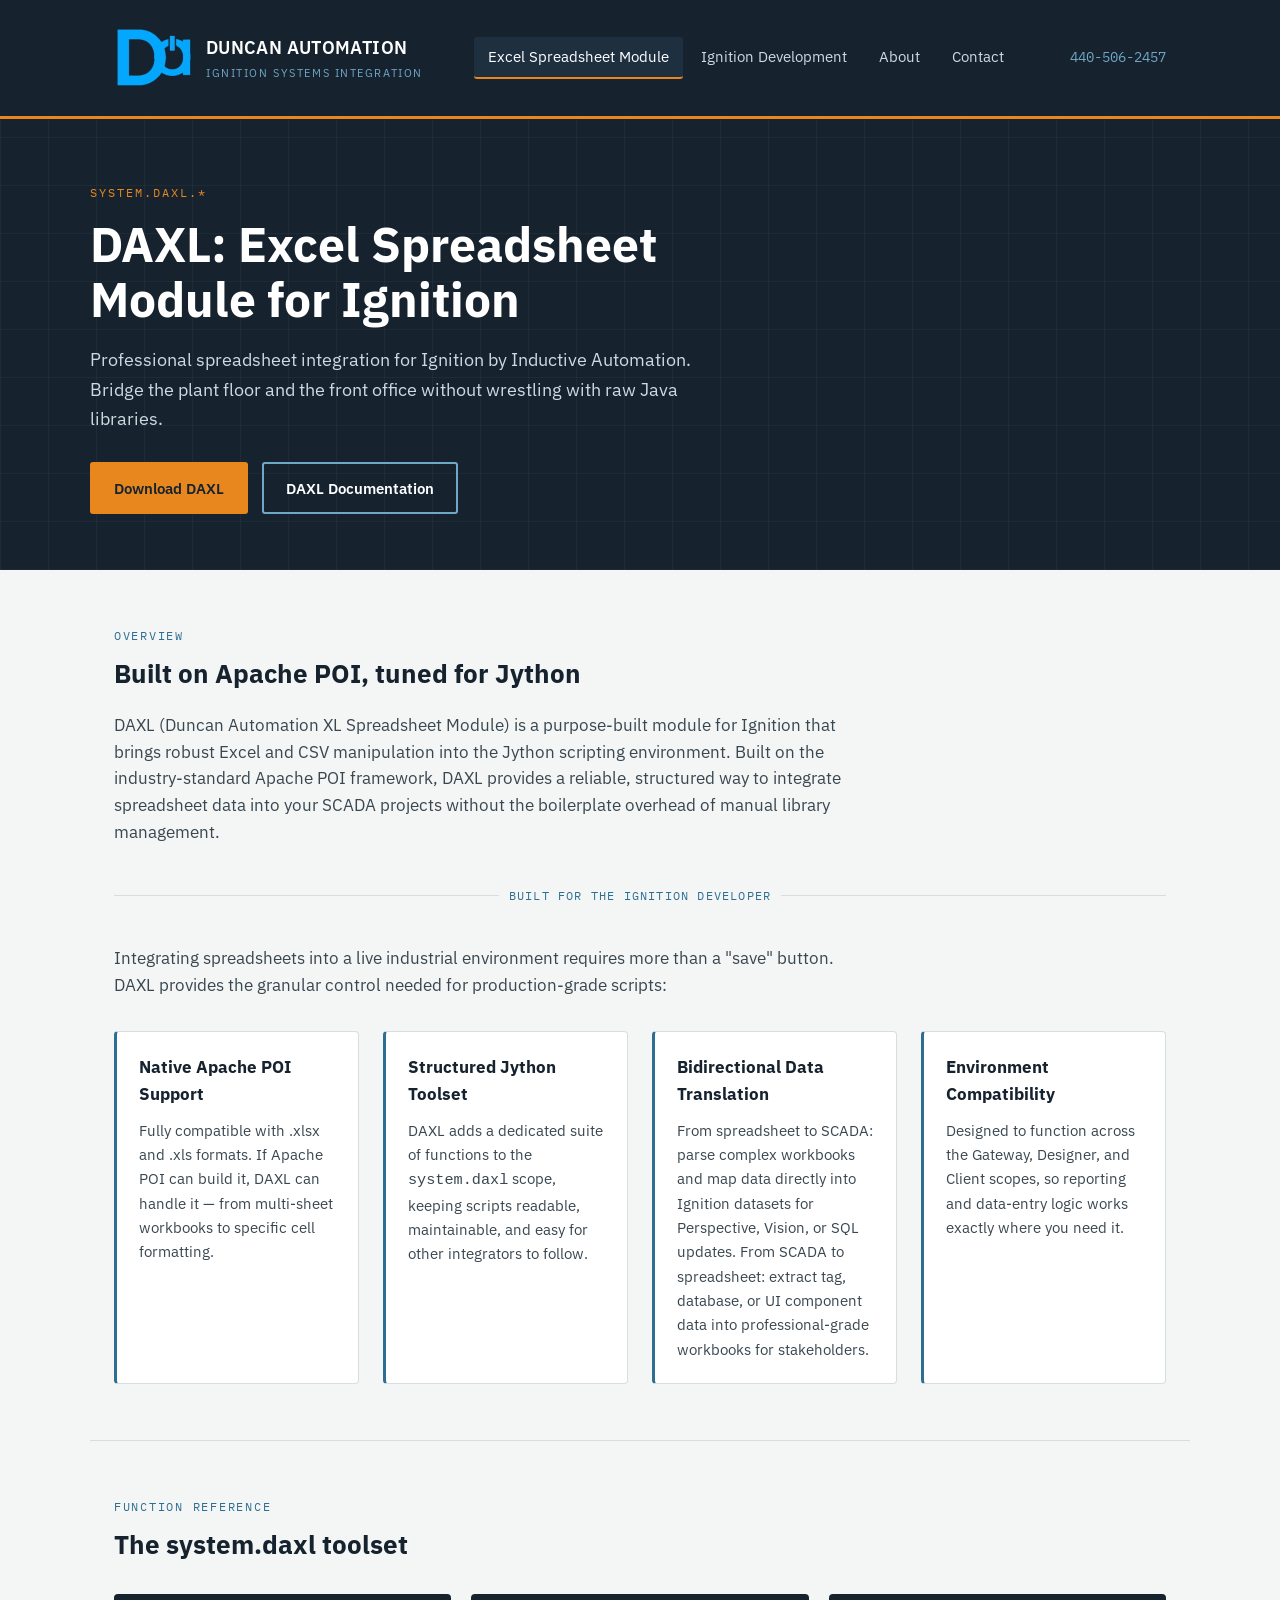
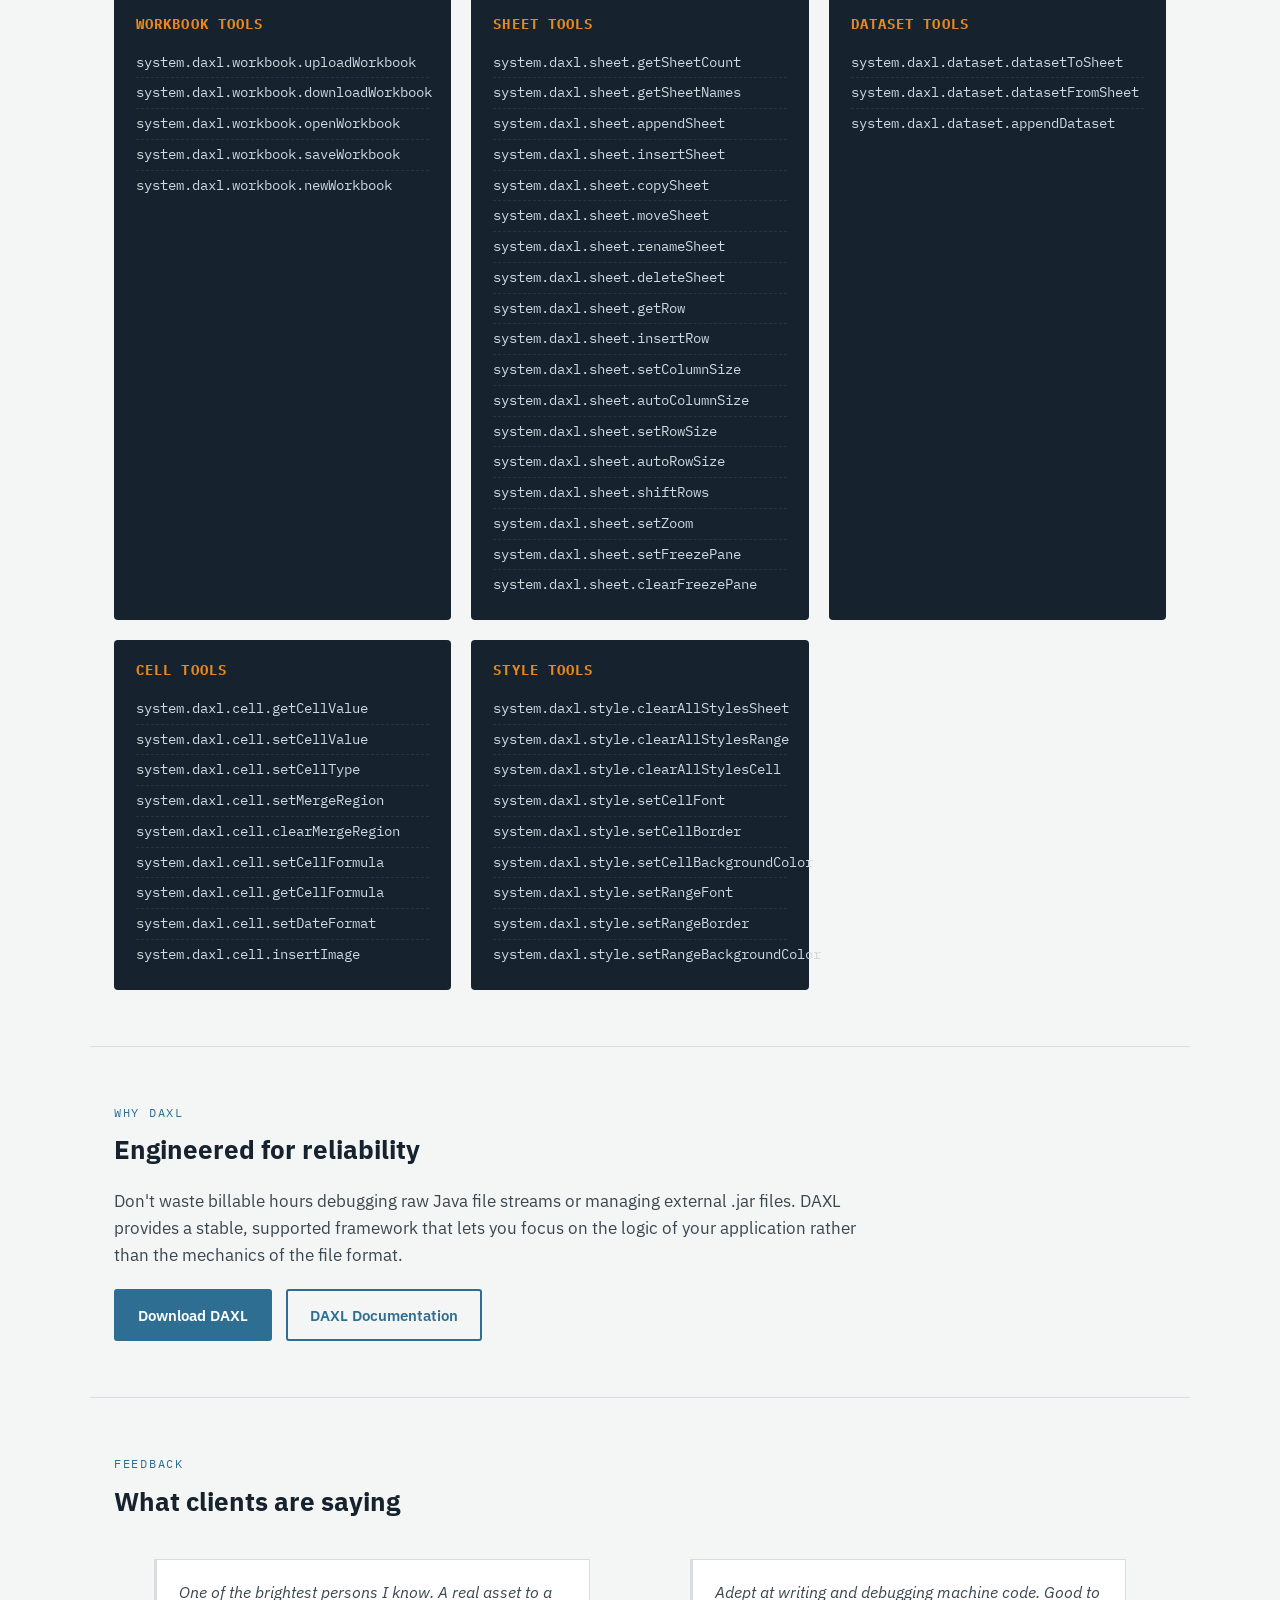
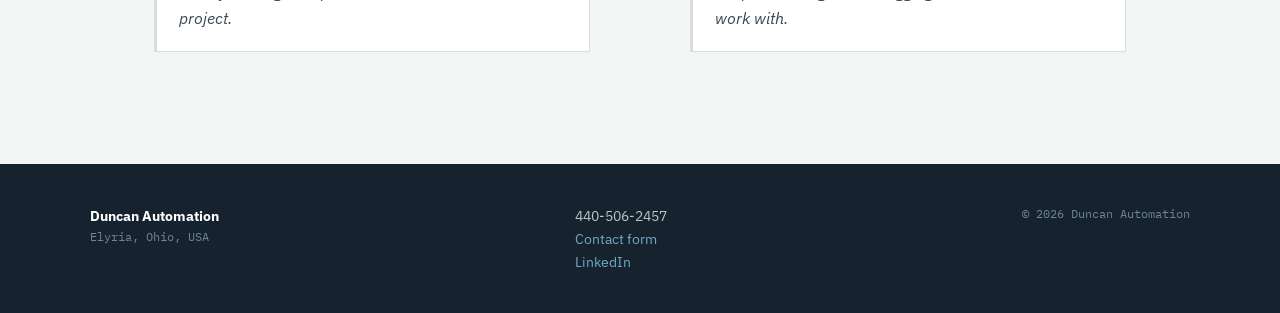
<file: index.html>
<!DOCTYPE html>
<html lang="en">
<head>
<meta charset="UTF-8">
<meta name="viewport" content="width=device-width, initial-scale=1.0">
<title>Duncan Automation - Excel Spreadsheet Module for Ignition</title>
<meta name="description" content="DAXL is a purpose-built module that brings robust Excel and CSV manipulation into the Ignition Jython scripting environment.">
<meta name="keywords" content="Duncan Automation, Ignition, Inductive Automation, Excel, DAXL, SCADA, Jython, Apache POI, Elyria Ohio">
<meta property="og:title" content="Duncan Automation - Excel Spreadsheet Module for Ignition">
<meta property="og:description" content="DAXL brings robust Excel and CSV manipulation into the Ignition Jython scripting environment.">
<meta property="og:site_name" content="Duncan Automation">
<meta property="og:url" content="https://www.duncan-automation.com/">
<link rel="preconnect" href="https://fonts.googleapis.com">
<link href="https://fonts.googleapis.com/css2?family=IBM+Plex+Sans:wght@400;500;600;700&family=IBM+Plex+Mono:wght@400;500;700&display=swap" rel="stylesheet">
<link rel="stylesheet" href="style.css">
</head>
<body>

<header class="site-header">
  <div class="header-inner">
    <a class="brand" href="index.html">
      <!--
      <span class="mark">DA</span>
      -->
      <img src="DuncanAutomation80x80.jpg" alt="Duncan Automation Logo">
      <span>DUNCAN AUTOMATION<small>Ignition Systems Integration</small></span>
    </a>
    <nav class="main-nav" aria-label="Primary">
      <a href="index.html" aria-current="page">Excel Spreadsheet Module</a>
      <a href="ignition.html">Ignition Development</a>
      <a href="about.html">About</a>
      <a href="contact.html">Contact</a>
    </nav>
    <div class="header-phone">440-506-2457</div>
  </div>
</header>

<section class="hero">
  <div class="hero-inner">
    <p class="eyebrow">system.daxl.*</p>
    <h1>DAXL: Excel Spreadsheet Module for Ignition</h1>
    <p class="lede">Professional spreadsheet integration for Ignition by Inductive Automation. Bridge the plant floor and the front office without wrestling with raw Java libraries.</p>
    <div class="hero-ctas">
      <a class="btn btn-primary" href="https://github.com/DuncanAutomation/ignition-daxl" target="_blank" rel="noopener">Download DAXL</a>
      <a class="btn btn-outline" href="https://github.com/DuncanAutomation/ignition-daxl/wiki" target="_blank" rel="noopener">DAXL Documentation</a>
    </div>
  </div>
</section>

<main>
  <section class="section">
    <p class="section-kicker">Overview</p>
    <h2>Built on Apache POI, tuned for Jython</h2>
    <p class="intro">DAXL (Duncan Automation XL Spreadsheet Module) is a purpose-built module for Ignition that brings robust Excel and CSV manipulation into the Jython scripting environment. Built on the industry-standard Apache POI framework, DAXL provides a reliable, structured way to integrate spreadsheet data into your SCADA projects without the boilerplate overhead of manual library management.</p>

    <div class="schematic-rule"><span>Built for the Ignition Developer</span></div>

    <p class="intro">Integrating spreadsheets into a live industrial environment requires more than a "save" button. DAXL provides the granular control needed for production-grade scripts:</p>

    <div class="grid">
      <div class="card">
        <h3>Native Apache POI Support</h3>
        <p>Fully compatible with .xlsx and .xls formats. If Apache POI can build it, DAXL can handle it — from multi-sheet workbooks to specific cell formatting.</p>
      </div>
      <div class="card">
        <h3>Structured Jython Toolset</h3>
        <p>DAXL adds a dedicated suite of functions to the <code>system.daxl</code> scope, keeping scripts readable, maintainable, and easy for other integrators to follow.</p>
      </div>
      <div class="card">
        <h3>Bidirectional Data Translation</h3>
        <p>From spreadsheet to SCADA: parse complex workbooks and map data directly into Ignition datasets for Perspective, Vision, or SQL updates. From SCADA to spreadsheet: extract tag, database, or UI component data into professional-grade workbooks for stakeholders.</p>
      </div>
      <div class="card">
        <h3>Environment Compatibility</h3>
        <p>Designed to function across the Gateway, Designer, and Client scopes, so reporting and data-entry logic works exactly where you need it.</p>
      </div>
    </div>
  </section>

  <section class="section">
    <p class="section-kicker">Function Reference</p>
    <h2>The system.daxl toolset</h2>
    <div class="api-groups">
      <div class="api-group">
        <h4>Workbook Tools</h4>
        <ul>
          <li>system.daxl.workbook.uploadWorkbook</li>
          <li>system.daxl.workbook.downloadWorkbook</li>
          <li>system.daxl.workbook.openWorkbook</li>
          <li>system.daxl.workbook.saveWorkbook</li>
          <li>system.daxl.workbook.newWorkbook</li>
        </ul>
      </div>
      <div class="api-group">
        <h4>Sheet Tools</h4>
        <ul>
          <li>system.daxl.sheet.getSheetCount</li>
          <li>system.daxl.sheet.getSheetNames</li>
          <li>system.daxl.sheet.appendSheet</li>
          <li>system.daxl.sheet.insertSheet</li>
          <li>system.daxl.sheet.copySheet</li>
          <li>system.daxl.sheet.moveSheet</li>
          <li>system.daxl.sheet.renameSheet</li>
          <li>system.daxl.sheet.deleteSheet</li>
          <li>system.daxl.sheet.getRow</li>
          <li>system.daxl.sheet.insertRow</li>
          <li>system.daxl.sheet.setColumnSize</li>
          <li>system.daxl.sheet.autoColumnSize</li>
          <li>system.daxl.sheet.setRowSize</li>
          <li>system.daxl.sheet.autoRowSize</li>
          <li>system.daxl.sheet.shiftRows</li>
          <li>system.daxl.sheet.setZoom</li>
          <li>system.daxl.sheet.setFreezePane</li>
          <li>system.daxl.sheet.clearFreezePane</li>
        </ul>
      </div>
      <div class="api-group">
        <h4>Dataset Tools</h4>
        <ul>
          <li>system.daxl.dataset.datasetToSheet</li>
          <li>system.daxl.dataset.datasetFromSheet</li>
          <li>system.daxl.dataset.appendDataset</li>
        </ul>
      </div>
      <div class="api-group">
        <h4>Cell Tools</h4>
        <ul>
          <li>system.daxl.cell.getCellValue</li>
          <li>system.daxl.cell.setCellValue</li>
          <li>system.daxl.cell.setCellType</li>
          <li>system.daxl.cell.setMergeRegion</li>
          <li>system.daxl.cell.clearMergeRegion</li>
          <li>system.daxl.cell.setCellFormula</li>
          <li>system.daxl.cell.getCellFormula</li>
          <li>system.daxl.cell.setDateFormat</li>
          <li>system.daxl.cell.insertImage</li>
        </ul>
      </div>
      <div class="api-group">
        <h4>Style Tools</h4>
        <ul>
          <li>system.daxl.style.clearAllStylesSheet</li>
          <li>system.daxl.style.clearAllStylesRange</li>
          <li>system.daxl.style.clearAllStylesCell</li>
          <li>system.daxl.style.setCellFont</li>
          <li>system.daxl.style.setCellBorder</li>
          <li>system.daxl.style.setCellBackgroundColor</li>
          <li>system.daxl.style.setRangeFont</li>
          <li>system.daxl.style.setRangeBorder</li>
          <li>system.daxl.style.setRangeBackgroundColor</li>
        </ul>
      </div>
    </div>
  </section>

  <section class="section">
    <p class="section-kicker">Why DAXL</p>
    <h2>Engineered for reliability</h2>
    <p class="intro">Don't waste billable hours debugging raw Java file streams or managing external .jar files. DAXL provides a stable, supported framework that lets you focus on the logic of your application rather than the mechanics of the file format.</p>
    <div class="hero-ctas" style="margin-top:20px;">
      <a class="btn btn-primary" style="color:#fff;background:var(--steel);" href="https://github.com/DuncanAutomation/ignition-daxl" target="_blank" rel="noopener">Download DAXL</a>
      <a class="btn" style="border:2px solid var(--steel);color:var(--steel);" href="https://github.com/DuncanAutomation/ignition-daxl/wiki" target="_blank" rel="noopener">DAXL Documentation</a>
    </div>
  </section>

  <section class="section">
    <p class="section-kicker">Feedback</p>
    <h2>What clients are saying</h2>
    <div class="testimonials">
      <blockquote class="testimonial">One of the brightest persons I know. A real asset to a project.</blockquote>
      <blockquote class="testimonial">Adept at writing and debugging machine code. Good to work with.</blockquote>
    </div>
  </section>
</main>

<footer class="site-footer">
  <div class="footer-inner">
    <div>
      <div><strong style="color:#fff;">Duncan Automation</strong></div>
      <div class="footer-note">Elyria, Ohio, USA</div>
    </div>
    <div>
      <div>440-506-2457</div>
      <div><a href="contact.html">Contact form</a></div>
      <div><a href="https://www.linkedin.com/in/lane-duncan-b5861959" target="_blank" rel="noopener">LinkedIn</a></div>
    </div>
    <div class="footer-note">&copy; <span id="year"></span> Duncan Automation</div>
  </div>
</footer>
<script>document.getElementById('year').textContent = new Date().getFullYear();</script>
</body>
</html>
</file>
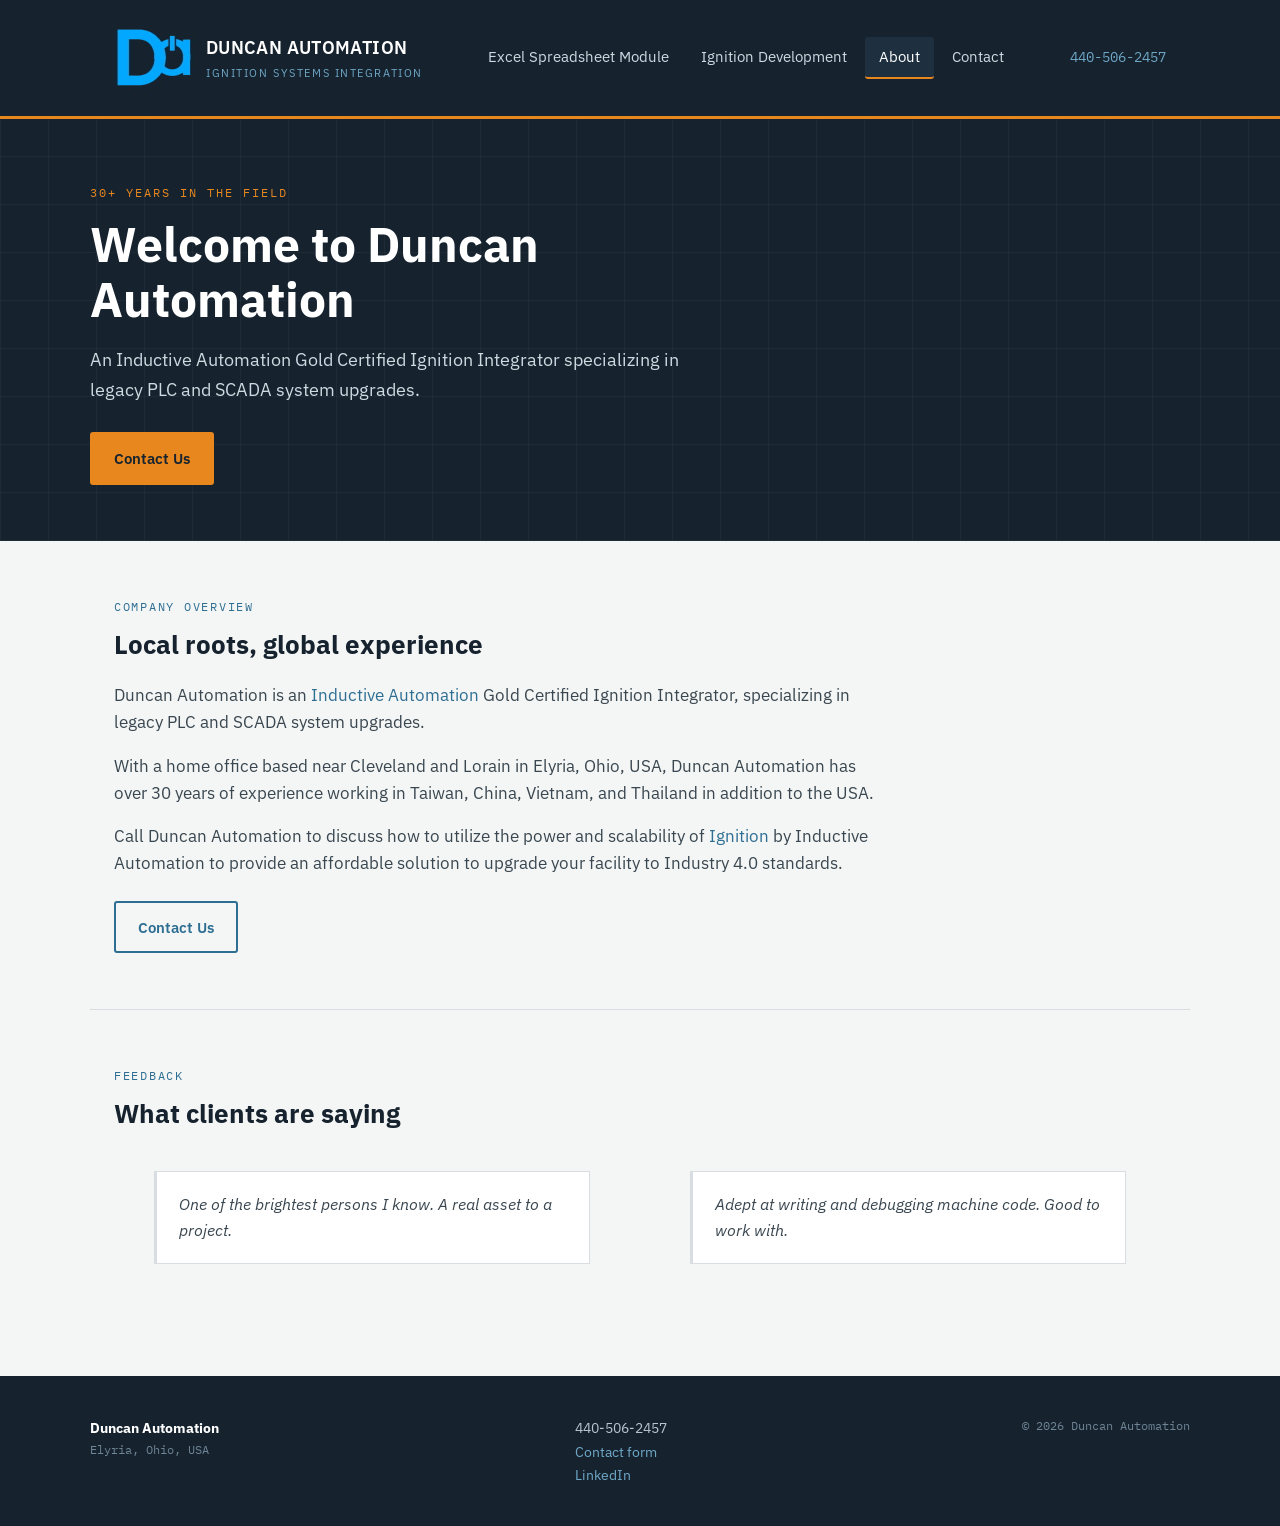
<file: about.html>
<!DOCTYPE html>
<html lang="en">
<head>
<meta charset="UTF-8">
<meta name="viewport" content="width=device-width, initial-scale=1.0">
<title>About - Duncan Automation</title>
<meta name="description" content="Duncan Automation is an Inductive Automation Gold Certified Ignition Integrator specializing in legacy PLC and SCADA system upgrades, based in Elyria, Ohio.">
<meta name="keywords" content="Duncan Automation, Cleveland, Elyria, Lorain, Ohio, Ignition, Inductive Automation, SCADA, PLC upgrade">
<meta property="og:title" content="Duncan Automation Excel Spreadsheet Tool for Ignition">
<meta property="og:site_name" content="Duncan Automation">
<meta property="og:url" content="https://www.duncan-automation.com/about.html">
<link rel="preconnect" href="https://fonts.googleapis.com">
<link href="https://fonts.googleapis.com/css2?family=IBM+Plex+Sans:wght@400;500;600;700&family=IBM+Plex+Mono:wght@400;500;700&display=swap" rel="stylesheet">
<link rel="stylesheet" href="style.css">
</head>
<body>

<header class="site-header">
  <div class="header-inner">
    <a class="brand" href="index.html">
      <!--
      <span class="mark">DA</span>
      -->
      <img src="DuncanAutomation80x80.jpg" alt="Duncan Automation Logo">
      <span>DUNCAN AUTOMATION<small>Ignition Systems Integration</small></span>
    </a>
    <nav class="main-nav" aria-label="Primary">
      <a href="index.html">Excel Spreadsheet Module</a>
      <a href="ignition.html">Ignition Development</a>
      <a href="about.html" aria-current="page">About</a>
      <a href="contact.html">Contact</a>
    </nav>
    <div class="header-phone">440-506-2457</div>
  </div>
</header>

<section class="hero">
  <div class="hero-inner">
    <p class="eyebrow">30+ Years in the Field</p>
    <h1>Welcome to Duncan Automation</h1>
    <p class="lede">An Inductive Automation Gold Certified Ignition Integrator specializing in legacy PLC and SCADA system upgrades.</p>
    <div class="hero-ctas">
      <a class="btn btn-primary" href="contact.html">Contact Us</a>
    </div>
  </div>
</section>

<main>
  <section class="section">
    <p class="section-kicker">Company Overview</p>
    <h2>Local roots, global experience</h2>
    <p class="intro">Duncan Automation is an <a href="https://inductiveautomation.com/" target="_blank" rel="noopener">Inductive Automation</a> Gold Certified Ignition Integrator, specializing in legacy PLC and SCADA system upgrades.</p>
    <p class="intro">With a home office based near Cleveland and Lorain in Elyria, Ohio, USA, Duncan Automation has over 30 years of experience working in Taiwan, China, Vietnam, and Thailand in addition to the USA.</p>
    <p class="intro">Call Duncan Automation to discuss how to utilize the power and scalability of <a href="https://inductiveautomation.com/ignition/" target="_blank" rel="noopener">Ignition</a> by Inductive Automation to provide an affordable solution to upgrade your facility to Industry 4.0 standards.</p>
    <div class="hero-ctas" style="margin-top:24px;">
      <a class="btn" style="border:2px solid var(--steel);color:var(--steel);" href="contact.html">Contact Us</a>
    </div>
  </section>

  <section class="section">
    <p class="section-kicker">Feedback</p>
    <h2>What clients are saying</h2>
    <div class="testimonials">
      <blockquote class="testimonial">One of the brightest persons I know. A real asset to a project.</blockquote>
      <blockquote class="testimonial">Adept at writing and debugging machine code. Good to work with.</blockquote>
    </div>
  </section>
</main>

<footer class="site-footer">
  <div class="footer-inner">
    <div>
      <div><strong style="color:#fff;">Duncan Automation</strong></div>
      <div class="footer-note">Elyria, Ohio, USA</div>
    </div>
    <div>
      <div>440-506-2457</div>
      <div><a href="contact.html">Contact form</a></div>
      <div><a href="https://www.linkedin.com/in/lane-duncan-b5861959" target="_blank" rel="noopener">LinkedIn</a></div>
    </div>
    <div class="footer-note">&copy; <span id="year"></span> Duncan Automation</div>
  </div>
</footer>
<script>document.getElementById('year').textContent = new Date().getFullYear();</script>
</body>
</html>
</file>
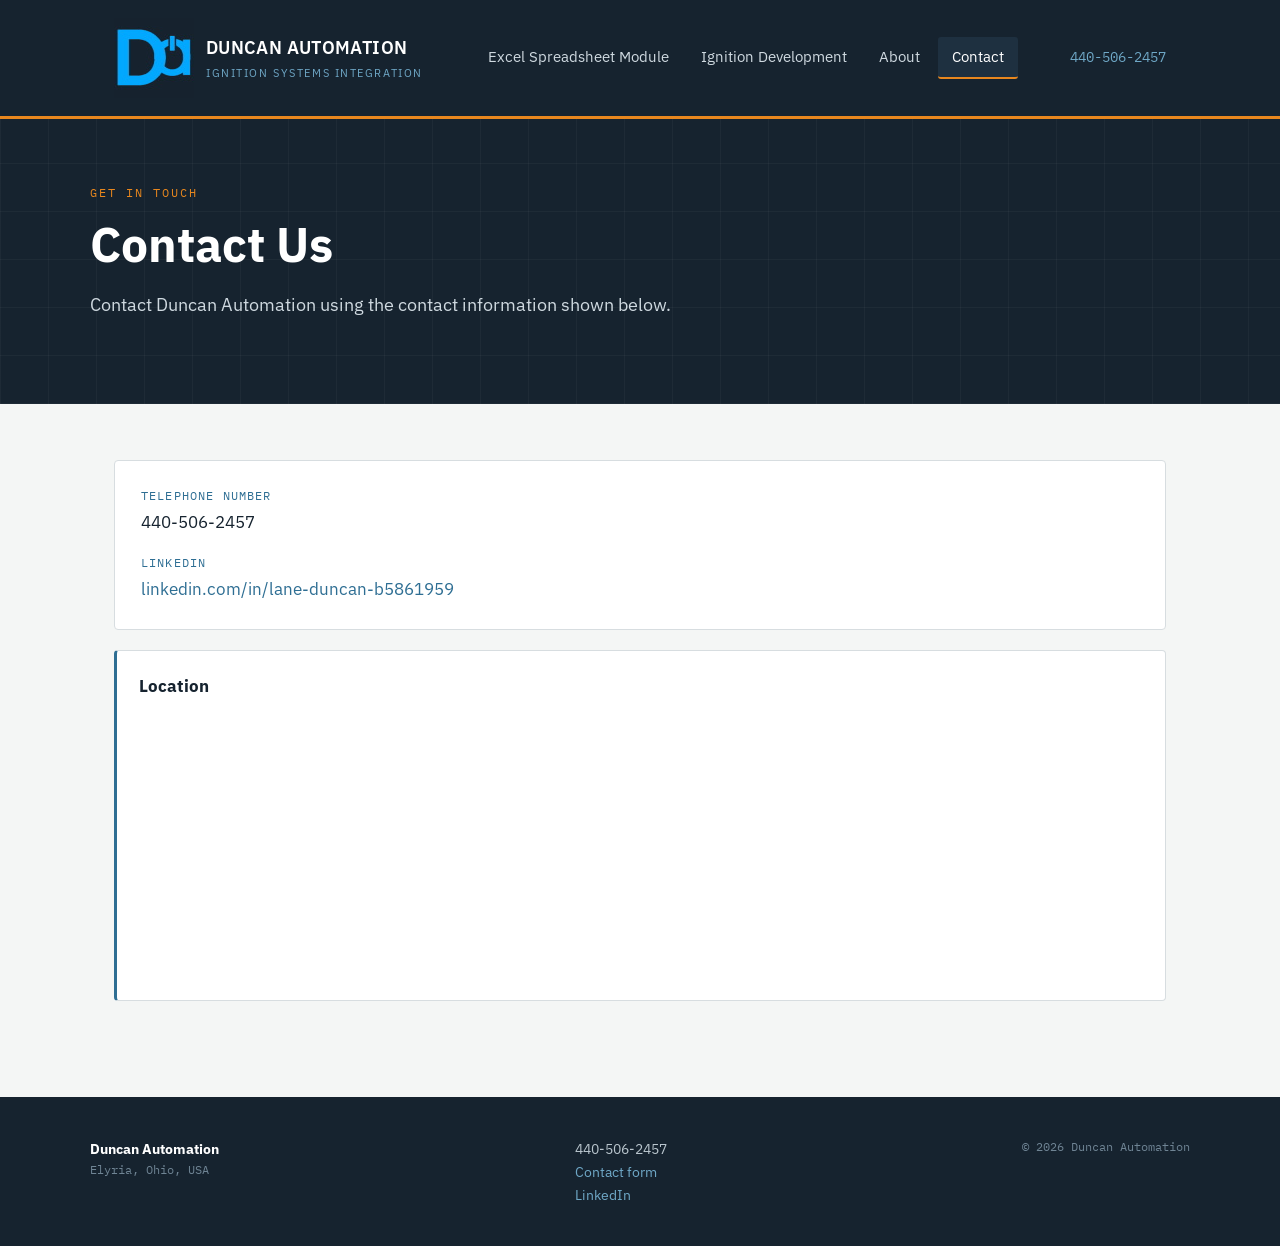
<file: contact.html>
<!DOCTYPE html>
<html lang="en">
<head>
<meta charset="UTF-8">
<meta name="viewport" content="width=device-width, initial-scale=1.0">
<title>Contact - Duncan Automation</title>
<meta name="description" content="Contact Duncan Automation using the contact information shown below.">
<meta property="og:title" content="Contact">
<meta property="og:site_name" content="Duncan Automation">
<meta property="og:url" content="https://www.duncan-automation.com/contact.html">
<link rel="preconnect" href="https://fonts.googleapis.com">
<link href="https://fonts.googleapis.com/css2?family=IBM+Plex+Sans:wght@400;500;600;700&family=IBM+Plex+Mono:wght@400;500;700&display=swap" rel="stylesheet">
<link rel="stylesheet" href="style.css">
</head>
<body>

<header class="site-header">
  <div class="header-inner">
    <a class="brand" href="index.html">
      <!--
      <span class="mark">DA</span>
      -->
      <img src="DuncanAutomation80x80.jpg" alt="Duncan Automation Logo">
      <span>DUNCAN AUTOMATION<small>Ignition Systems Integration</small></span>
    </a>
    <nav class="main-nav" aria-label="Primary">
      <a href="index.html">Excel Spreadsheet Module</a>
      <a href="ignition.html">Ignition Development</a>
      <a href="about.html">About</a>
      <a href="contact.html" aria-current="page">Contact</a>
    </nav>
    <div class="header-phone">440-506-2457</div>
  </div>
</header>

<section class="hero">
  <div class="hero-inner">
    <p class="eyebrow">Get in Touch</p>
    <h1>Contact Us</h1>
    <p class="lede">Contact Duncan Automation using the contact information shown below.</p>
  </div>
</section>

<main>
  <section class="section">
    <!--
    <div class="contact-grid">
      <div>
      -->
        <!--
          NOTE FOR LANE: GitHub Pages is static hosting and cannot process
          form submissions on its own. This form currently submits via a
          plain mailto link so it works with zero setup. To collect
          submissions properly, sign up for a free service such as
          Formspree (formspree.io) or Getform, then swap the <form>
          action/method below for the endpoint they give you.
        -->
      <!--
        <form class="contact-form" action="mailto:xxx@duncan-automation.com" method="POST" enctype="text/plain">
          <label for="fname">First name *</label>
          <input type="text" id="fname" name="First Name" required>

          <label for="lname">Last name *</label>
          <input type="text" id="lname" name="Last Name" required>

          <label for="email">Email *</label>
          <input type="email" id="email" name="Email" required>

          <label for="comment">Comment *</label>
          <textarea id="comment" name="Comment" required></textarea>

          <button type="submit" class="btn btn-primary" style="border:none;">Submit</button>
        </form>
      </div>
      -->
      <div>
        <div class="contact-card">
          <dl>
            <!--
            <dt>Email Address</dt>
            <dd>xxx@duncan-automation.com</dd>
            -->
            <dt>Telephone Number</dt>
            <dd>440-506-2457</dd>
            <dt>LinkedIn</dt>
            <dd><a href="https://www.linkedin.com/in/lane-duncan-b5861959" target="_blank" rel="noopener">linkedin.com/in/lane-duncan-b5861959</a></dd>
          </dl>
        </div>
        <div class="card map-embed" style="margin-top:20px;">
          <h3>Location</h3>
          <iframe title="Duncan Automation location map" loading="lazy" src="https://www.google.com/maps?q=41.3758456,-82.0832052&z=9&output=embed"></iframe>
        </div>
      </div>
    </div>
  </section>
</main>

<footer class="site-footer">
  <div class="footer-inner">
    <div>
      <div><strong style="color:#fff;">Duncan Automation</strong></div>
      <div class="footer-note">Elyria, Ohio, USA</div>
    </div>
    <div>
      <div>440-506-2457</div>
      <div><a href="contact.html">Contact form</a></div>
      <div><a href="https://www.linkedin.com/in/lane-duncan-b5861959" target="_blank" rel="noopener">LinkedIn</a></div>
    </div>
    <div class="footer-note">&copy; <span id="year"></span> Duncan Automation</div>
  </div>
</footer>
<script>document.getElementById('year').textContent = new Date().getFullYear();</script>
</body>
</html>
</file>
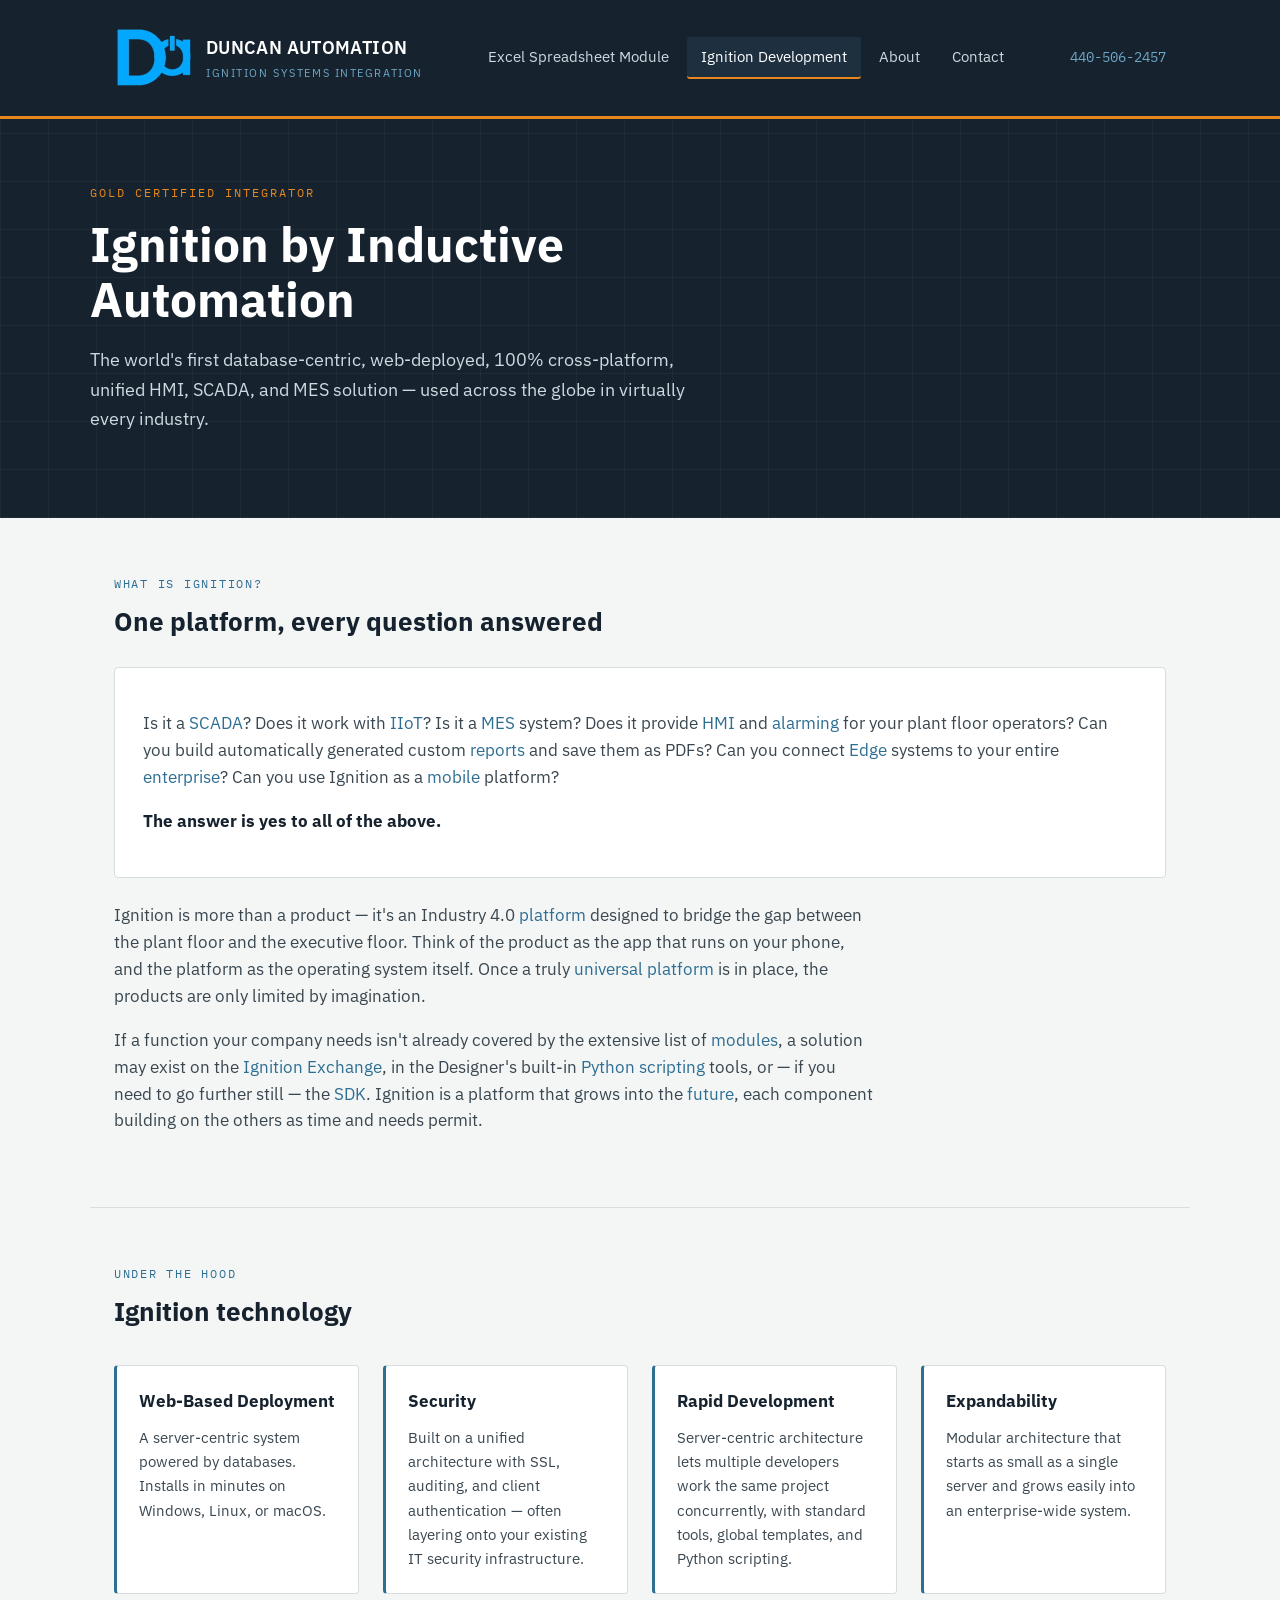
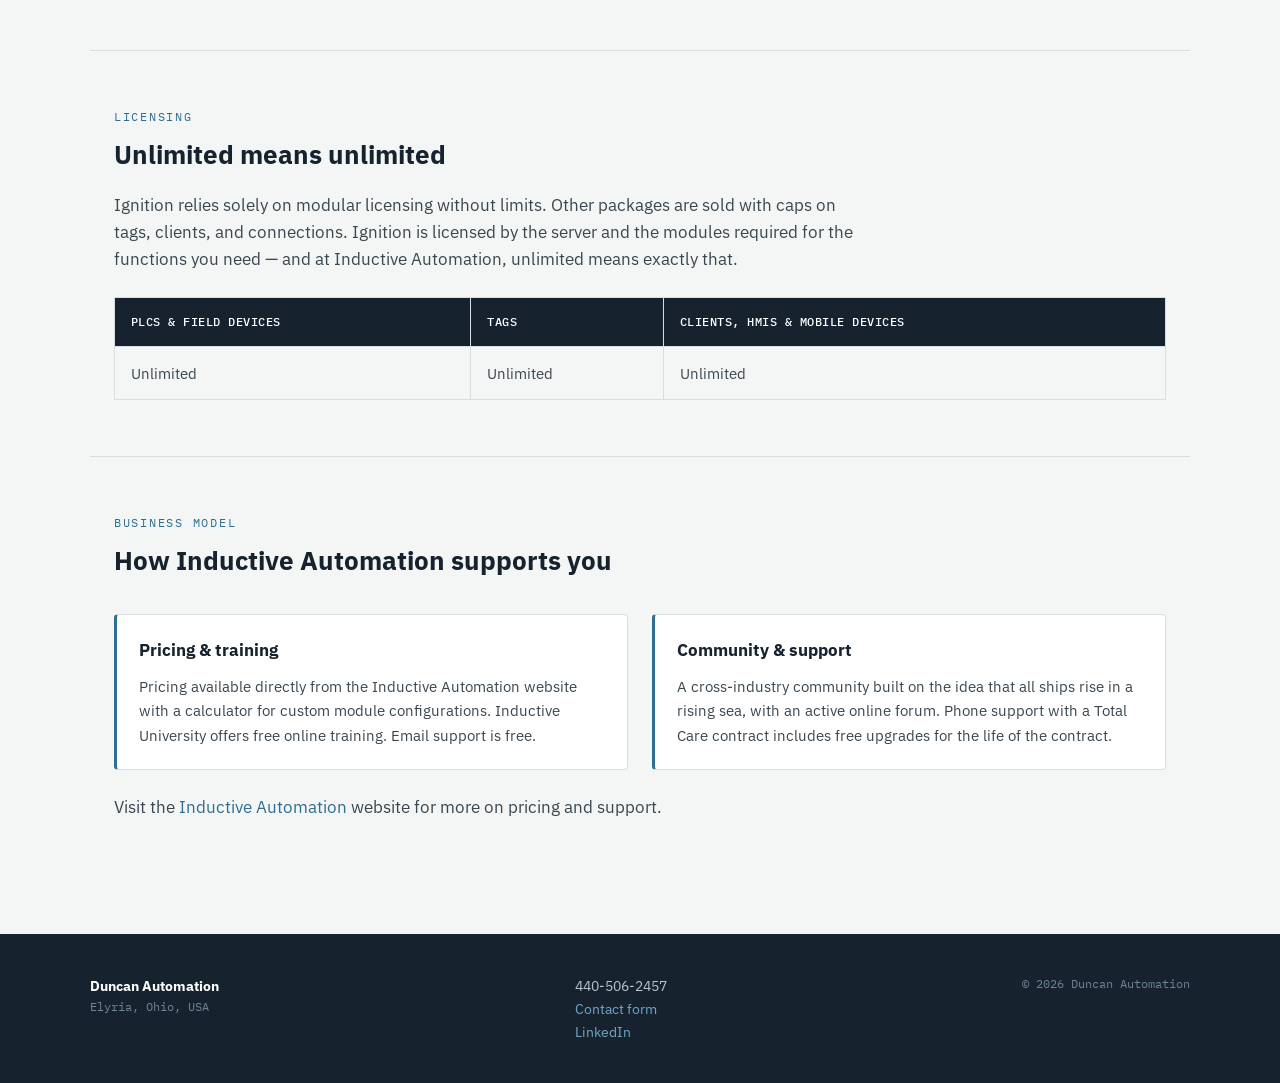
<file: ignition.html>
<!DOCTYPE html>
<html lang="en">
<head>
<meta charset="UTF-8">
<meta name="viewport" content="width=device-width, initial-scale=1.0">
<title>Ignition by Inductive Automation SCADA, HMI, and MES - Duncan Automation</title>
<meta name="description" content="Ignition by Inductive Automation is a HMI and MES platform built for scalability and flexibility. Duncan Automation is a Gold Certified Ignition Integrator.">
<meta name="keywords" content="Duncan Automation, Ignition, Inductive Automation, SCADA, HMI, MES, IIoT, Industry 4.0, Elyria Ohio">
<meta property="og:title" content="Ignition by Inductive Automation SCADA, HMI, and MES">
<meta property="og:site_name" content="Duncan Automation">
<meta property="og:url" content="https://www.duncan-automation.com/ignition.html">
<link rel="preconnect" href="https://fonts.googleapis.com">
<link href="https://fonts.googleapis.com/css2?family=IBM+Plex+Sans:wght@400;500;600;700&family=IBM+Plex+Mono:wght@400;500;700&display=swap" rel="stylesheet">
<link rel="stylesheet" href="style.css">
</head>
<body>

<header class="site-header">
  <div class="header-inner">
    <a class="brand" href="index.html">
      <!--
      <span class="mark">DA</span>
      -->
      <img src="DuncanAutomation80x80.jpg" alt="Duncan Automation Logo">
      <span>DUNCAN AUTOMATION<small>Ignition Systems Integration</small></span>
    </a>
    <nav class="main-nav" aria-label="Primary">
      <a href="index.html">Excel Spreadsheet Module</a>
      <a href="ignition.html" aria-current="page">Ignition Development</a>
      <a href="about.html">About</a>
      <a href="contact.html">Contact</a>
    </nav>
    <div class="header-phone">440-506-2457</div>
  </div>
</header>

<section class="hero">
  <div class="hero-inner">
    <p class="eyebrow">Gold Certified Integrator</p>
    <h1>Ignition by Inductive Automation</h1>
    <p class="lede">The world's first database-centric, web-deployed, 100% cross-platform, unified HMI, SCADA, and MES solution — used across the globe in virtually every industry.</p>
  </div>
</section>

<main>
  <section class="section">
    <p class="section-kicker">What is Ignition?</p>
    <h2>One platform, every question answered</h2>
    <div class="qa-block">
      <p>Is it a <a href="https://inductiveautomation.com/scada-software/" target="_blank" rel="noopener">SCADA</a>? Does it work with <a href="https://inductiveautomation.com/solutions/iiot" target="_blank" rel="noopener">IIoT</a>? Is it a <a href="https://inductiveautomation.com/solutions/mes" target="_blank" rel="noopener">MES</a> system? Does it provide <a href="https://inductiveautomation.com/solutions/hmi" target="_blank" rel="noopener">HMI</a> and <a href="https://inductiveautomation.com/solutions/alarm-notification" target="_blank" rel="noopener">alarming</a> for your plant floor operators? Can you build automatically generated custom <a href="https://inductiveautomation.com/solutions/reporting" target="_blank" rel="noopener">reports</a> and save them as PDFs? Can you connect <a href="https://inductiveautomation.com/ignition/edge" target="_blank" rel="noopener">Edge</a> systems to your entire <a href="https://inductiveautomation.com/solutions/enterprise" target="_blank" rel="noopener">enterprise</a>? Can you use Ignition as a <a href="https://inductiveautomation.com/ignition/modules/perspective" target="_blank" rel="noopener">mobile</a> platform?</p>
      <p><strong>The answer is yes to all of the above.</strong></p>
    </div>
    <p class="intro" style="margin-top:24px;">Ignition is more than a product — it's an Industry 4.0 <a href="https://www.inductiveuniversity.com/videos/what-is-ignition/8.0" target="_blank" rel="noopener">platform</a> designed to bridge the gap between the plant floor and the executive floor. Think of the product as the app that runs on your phone, and the platform as the operating system itself. Once a truly <a href="https://inductiveautomation.com/ignition/platform" target="_blank" rel="noopener">universal platform</a> is in place, the products are only limited by imagination.</p>
    <p class="intro">If a function your company needs isn't already covered by the extensive list of <a href="https://inductiveautomation.com/ignition/modules" target="_blank" rel="noopener">modules</a>, a solution may exist on the <a href="https://inductiveautomation.com/blog/ignition-exchange" target="_blank" rel="noopener">Ignition Exchange</a>, in the Designer's built-in <a href="https://docs.inductiveautomation.com/display/DOC80/Scripting+in+Ignition" target="_blank" rel="noopener">Python scripting</a> tools, or — if you need to go further still — the <a href="https://docs.inductiveautomation.com/display/SE/Introduction" target="_blank" rel="noopener">SDK</a>. Ignition is a platform that grows into the <a href="https://inductiveautomation.com/resources/webinar/futureproofing-your-enterprise-with-the-ignition-platform" target="_blank" rel="noopener">future</a>, each component building on the others as time and needs permit.</p>
  </section>

  <section class="section">
    <p class="section-kicker">Under the hood</p>
    <h2>Ignition technology</h2>
    <div class="grid">
      <div class="card">
        <h3>Web-Based Deployment</h3>
        <p>A server-centric system powered by databases. Installs in minutes on Windows, Linux, or macOS.</p>
      </div>
      <div class="card">
        <h3>Security</h3>
        <p>Built on a unified architecture with SSL, auditing, and client authentication — often layering onto your existing IT security infrastructure.</p>
      </div>
      <div class="card">
        <h3>Rapid Development</h3>
        <p>Server-centric architecture lets multiple developers work the same project concurrently, with standard tools, global templates, and Python scripting.</p>
      </div>
      <div class="card">
        <h3>Expandability</h3>
        <p>Modular architecture that starts as small as a single server and grows easily into an enterprise-wide system.</p>
      </div>
    </div>
  </section>

  <section class="section">
    <p class="section-kicker">Licensing</p>
    <h2>Unlimited means unlimited</h2>
    <p class="intro">Ignition relies solely on modular licensing without limits. Other packages are sold with caps on tags, clients, and connections. Ignition is licensed by the server and the modules required for the functions you need — and at Inductive Automation, unlimited means exactly that.</p>
    <table class="info-table">
      <tr>
        <th>PLCs & Field Devices</th>
        <th>Tags</th>
        <th>Clients, HMIs & Mobile Devices</th>
      </tr>
      <tr>
        <td>Unlimited</td>
        <td>Unlimited</td>
        <td>Unlimited</td>
      </tr>
    </table>
  </section>

  <section class="section">
    <p class="section-kicker">Business Model</p>
    <h2>How Inductive Automation supports you</h2>
    <div class="grid">
      <div class="card">
        <h3>Pricing & training</h3>
        <p>Pricing available directly from the Inductive Automation website with a calculator for custom module configurations. Inductive University offers free online training. Email support is free.</p>
      </div>
      <div class="card">
        <h3>Community & support</h3>
        <p>A cross-industry community built on the idea that all ships rise in a rising sea, with an active online forum. Phone support with a Total Care contract includes free upgrades for the life of the contract.</p>
      </div>
    </div>
    <p class="intro" style="margin-top:24px;">Visit the <a href="https://inductiveautomation.com/" target="_blank" rel="noopener">Inductive Automation</a> website for more on pricing and support.</p>
  </section>
</main>

<footer class="site-footer">
  <div class="footer-inner">
    <div>
      <div><strong style="color:#fff;">Duncan Automation</strong></div>
      <div class="footer-note">Elyria, Ohio, USA</div>
    </div>
    <div>
      <div>440-506-2457</div>
      <div><a href="contact.html">Contact form</a></div>
      <div><a href="https://www.linkedin.com/in/lane-duncan-b5861959" target="_blank" rel="noopener">LinkedIn</a></div>
    </div>
    <div class="footer-note">&copy; <span id="year"></span> Duncan Automation</div>
  </div>
</footer>
<script>document.getElementById('year').textContent = new Date().getFullYear();</script>
</body>
</html>
</file>
<file: style.css>
/* Duncan Automation — static site stylesheet
   Palette: navy #16232F, steel #2E6E93, amber #E8871E, paper #F4F6F5, slate #3A4750 */

:root {
  --navy: #16232F;
  --navy-2: #1E3040;
  --steel: #2E6E93;
  --steel-light: #6FA8C7;
  --amber: #E8871E;
  --paper: #F4F6F5;
  --slate: #3A4750;
  --line: #D7DDE0;
  --mono: 'IBM Plex Mono', 'Courier New', monospace;
  --sans: 'IBM Plex Sans', -apple-system, BlinkMacSystemFont, sans-serif;
}

* { box-sizing: border-box; }

html { scroll-behavior: smooth; }

body {
  margin: 0;
  font-family: var(--sans);
  color: var(--slate);
  background:
    linear-gradient(var(--paper), var(--paper)),
    repeating-linear-gradient(0deg, rgba(46,110,147,0.05) 0, rgba(46,110,147,0.05) 1px, transparent 1px, transparent 40px),
    repeating-linear-gradient(90deg, rgba(46,110,147,0.05) 0, rgba(46,110,147,0.05) 1px, transparent 1px, transparent 40px);
  line-height: 1.6;
}

a { color: var(--steel); text-decoration: none; }
a:hover { color: var(--amber); }
a:focus-visible, button:focus-visible { outline: 2px solid var(--amber); outline-offset: 2px; }

img { max-width: 100%; }

/* ---------- Header ---------- */
.site-header {
  background: var(--navy);
  border-bottom: 3px solid var(--amber);
}
.header-inner {
  max-width: 1100px;
  margin: 0 auto;
  padding: 18px 24px;
  display: flex;
  align-items: center;
  justify-content: space-between;
  flex-wrap: wrap;
  gap: 12px;
}
.brand {
  display: flex;
  align-items: center;
  gap: 12px;
  color: #fff;
  font-weight: 600;
  font-size: 1.15rem;
  letter-spacing: 0.02em;
}
.brand .mark {
  width: 34px;
  height: 34px;
  border: 2px solid var(--amber);
  border-radius: 4px;
  display: flex;
  align-items: center;
  justify-content: center;
  color: var(--amber);
  font-family: var(--mono);
  font-weight: 700;
  font-size: 0.85rem;
}
.brand small {
  display: block;
  color: var(--steel-light);
  font-weight: 400;
  font-size: 0.7rem;
  letter-spacing: 0.14em;
  text-transform: uppercase;
  margin-top: 2px;
}
nav.main-nav {
  display: flex;
  gap: 4px;
  flex-wrap: wrap;
}
nav.main-nav a {
  color: #cfd9e0;
  padding: 8px 14px;
  font-size: 0.92rem;
  border-radius: 3px;
  transition: background 0.15s ease, color 0.15s ease;
}
nav.main-nav a:hover { background: var(--navy-2); color: #fff; }
nav.main-nav a[aria-current="page"] {
  color: #fff;
  background: var(--navy-2);
  border-bottom: 2px solid var(--amber);
}
.header-phone {
  color: var(--steel-light);
  font-family: var(--mono);
  font-size: 0.85rem;
  white-space: nowrap;
}

/* ---------- Hero ---------- */
.hero {
  background: var(--navy);
  color: #fff;
  padding: 64px 24px 56px;
  position: relative;
  overflow: hidden;
}
.hero::before {
  content: "";
  position: absolute;
  inset: 0;
  background-image:
    repeating-linear-gradient(0deg, rgba(255,255,255,0.035) 0, rgba(255,255,255,0.035) 1px, transparent 1px, transparent 48px),
    repeating-linear-gradient(90deg, rgba(255,255,255,0.035) 0, rgba(255,255,255,0.035) 1px, transparent 1px, transparent 48px);
  pointer-events: none;
}
.hero-inner { max-width: 1100px; margin: 0 auto; position: relative; }
.eyebrow {
  font-family: var(--mono);
  color: var(--amber);
  text-transform: uppercase;
  letter-spacing: 0.16em;
  font-size: 0.78rem;
  margin: 0 0 14px;
}
.hero h1 {
  font-size: clamp(2rem, 4.2vw, 3rem);
  line-height: 1.15;
  margin: 0 0 18px;
  max-width: 720px;
}
.hero p.lede {
  color: #cfd9e0;
  font-size: 1.15rem;
  max-width: 620px;
  margin: 0 0 28px;
}
.hero-ctas { display: flex; gap: 14px; flex-wrap: wrap; }

/* ---------- Buttons ---------- */
.btn {
  display: inline-block;
  padding: 12px 22px;
  border-radius: 3px;
  font-weight: 600;
  font-size: 0.95rem;
  border: 2px solid transparent;
  transition: transform 0.1s ease, background 0.15s ease;
}
.btn-primary { background: var(--amber); color: var(--navy); }
.btn-primary:hover { background: #f39a3a; color: var(--navy); transform: translateY(-1px); }
.btn-outline { border-color: var(--steel-light); color: #fff; }
.btn-outline:hover { border-color: var(--amber); color: var(--amber); }

/* ---------- Layout / sections ---------- */
main { display: block; }
.section {
  max-width: 1100px;
  margin: 0 auto;
  padding: 56px 24px;
}
.section + .section { border-top: 1px solid var(--line); }
.section h2 {
  font-size: 1.6rem;
  color: var(--navy);
  margin: 0 0 8px;
}
.section .section-kicker {
  font-family: var(--mono);
  font-size: 0.78rem;
  text-transform: uppercase;
  letter-spacing: 0.14em;
  color: var(--steel);
  margin: 0 0 8px;
}
.section > p.intro {
  max-width: 760px;
  color: var(--slate);
  font-size: 1.05rem;
}

.schematic-rule {
  display: flex;
  align-items: center;
  gap: 10px;
  margin: 40px 0;
  color: var(--steel);
}
.schematic-rule::before, .schematic-rule::after {
  content: "";
  flex: 1;
  height: 1px;
  background: var(--line);
}
.schematic-rule span {
  font-family: var(--mono);
  font-size: 0.75rem;
  letter-spacing: 0.1em;
  text-transform: uppercase;
  color: var(--steel);
}

/* Feature grid */
.grid {
  display: grid;
  grid-template-columns: repeat(auto-fit, minmax(240px, 1fr));
  gap: 24px;
  margin-top: 32px;
}
.card {
  background: #fff;
  border: 1px solid var(--line);
  border-left: 3px solid var(--steel);
  border-radius: 4px;
  padding: 22px;
}
.card h3 {
  margin: 0 0 10px;
  font-size: 1.05rem;
  color: var(--navy);
}
.card p { margin: 0; font-size: 0.95rem; }

/* API / function reference blocks */
.api-groups {
  display: grid;
  grid-template-columns: repeat(auto-fit, minmax(260px, 1fr));
  gap: 20px;
  margin-top: 28px;
}
.api-group {
  background: var(--navy);
  border-radius: 4px;
  padding: 20px 22px;
}
.api-group h4 {
  color: var(--amber);
  font-family: var(--mono);
  font-size: 0.85rem;
  text-transform: uppercase;
  letter-spacing: 0.08em;
  margin: 0 0 12px;
}
.api-group ul { list-style: none; margin: 0; padding: 0; }
.api-group li {
  font-family: var(--mono);
  color: #cfd9e0;
  font-size: 0.85rem;
  padding: 4px 0;
  border-bottom: 1px dashed rgba(255,255,255,0.08);
}
.api-group li:last-child { border-bottom: none; }

/* Q&A block used on Ignition page */
.qa-block {
  background: #fff;
  border: 1px solid var(--line);
  border-radius: 4px;
  padding: 26px 28px;
  margin-top: 24px;
  font-size: 1.05rem;
}
.qa-block strong { color: var(--navy); }

/* Tables */
table.info-table {
  width: 100%;
  border-collapse: collapse;
  margin-top: 24px;
}
table.info-table th, table.info-table td {
  text-align: left;
  padding: 14px 16px;
  border: 1px solid var(--line);
  vertical-align: top;
  font-size: 0.95rem;
}
table.info-table th {
  background: var(--navy);
  color: #fff;
  font-family: var(--mono);
  font-weight: 500;
  letter-spacing: 0.04em;
  text-transform: uppercase;
  font-size: 0.78rem;
}

/* Testimonials */
.testimonials {
  display: grid;
  grid-template-columns: repeat(auto-fit, minmax(260px, 1fr));
  gap: 20px;
  margin-top: 20px;
}
.testimonial {
  background: #fff;
  border-left: 3px solid var(--amber);
  border: 1px solid var(--line);
  border-left-width: 3px;
  padding: 20px 22px;
  font-style: italic;
  color: var(--slate);
}

/* Contact */
.contact-grid {
  display: grid;
  grid-template-columns: 1.2fr 1fr;
  gap: 40px;
  margin-top: 28px;
}
@media (max-width: 760px) {
  .contact-grid { grid-template-columns: 1fr; }
  .contact-grid { display: block; }
  .contact-grid > * { margin-bottom: 32px; }
}
.contact-card {
  background: #fff;
  border: 1px solid var(--line);
  border-radius: 4px;
  padding: 26px;
}
.contact-card dl { margin: 0; }
.contact-card dt {
  font-family: var(--mono);
  text-transform: uppercase;
  font-size: 0.72rem;
  letter-spacing: 0.1em;
  color: var(--steel);
  margin-top: 18px;
}
.contact-card dt:first-child { margin-top: 0; }
.contact-card dd { margin: 4px 0 0; font-size: 1.05rem; color: var(--navy); }

form.contact-form label {
  display: block;
  font-size: 0.85rem;
  font-weight: 600;
  color: var(--navy);
  margin: 16px 0 6px;
}
form.contact-form label:first-child { margin-top: 0; }
form.contact-form input,
form.contact-form textarea {
  width: 100%;
  padding: 10px 12px;
  border: 1px solid var(--line);
  border-radius: 3px;
  font-family: var(--sans);
  font-size: 0.95rem;
  color: var(--slate);
}
form.contact-form textarea { min-height: 120px; resize: vertical; }
form.contact-form button { margin-top: 20px; cursor: pointer; }

.map-embed iframe { width: 100%; height: 260px; border: 0; border-radius: 4px; }

/* ---------- Footer ---------- */
footer.site-footer {
  background: var(--navy);
  color: #b9c5cd;
  padding: 40px 24px;
  margin-top: 40px;
}
.footer-inner {
  max-width: 1100px;
  margin: 0 auto;
  display: flex;
  justify-content: space-between;
  flex-wrap: wrap;
  gap: 20px;
  font-size: 0.9rem;
}
.footer-inner a { color: var(--steel-light); }
.footer-inner a:hover { color: var(--amber); }
.footer-note { font-family: var(--mono); font-size: 0.78rem; color: #6f8494; }
</file>
